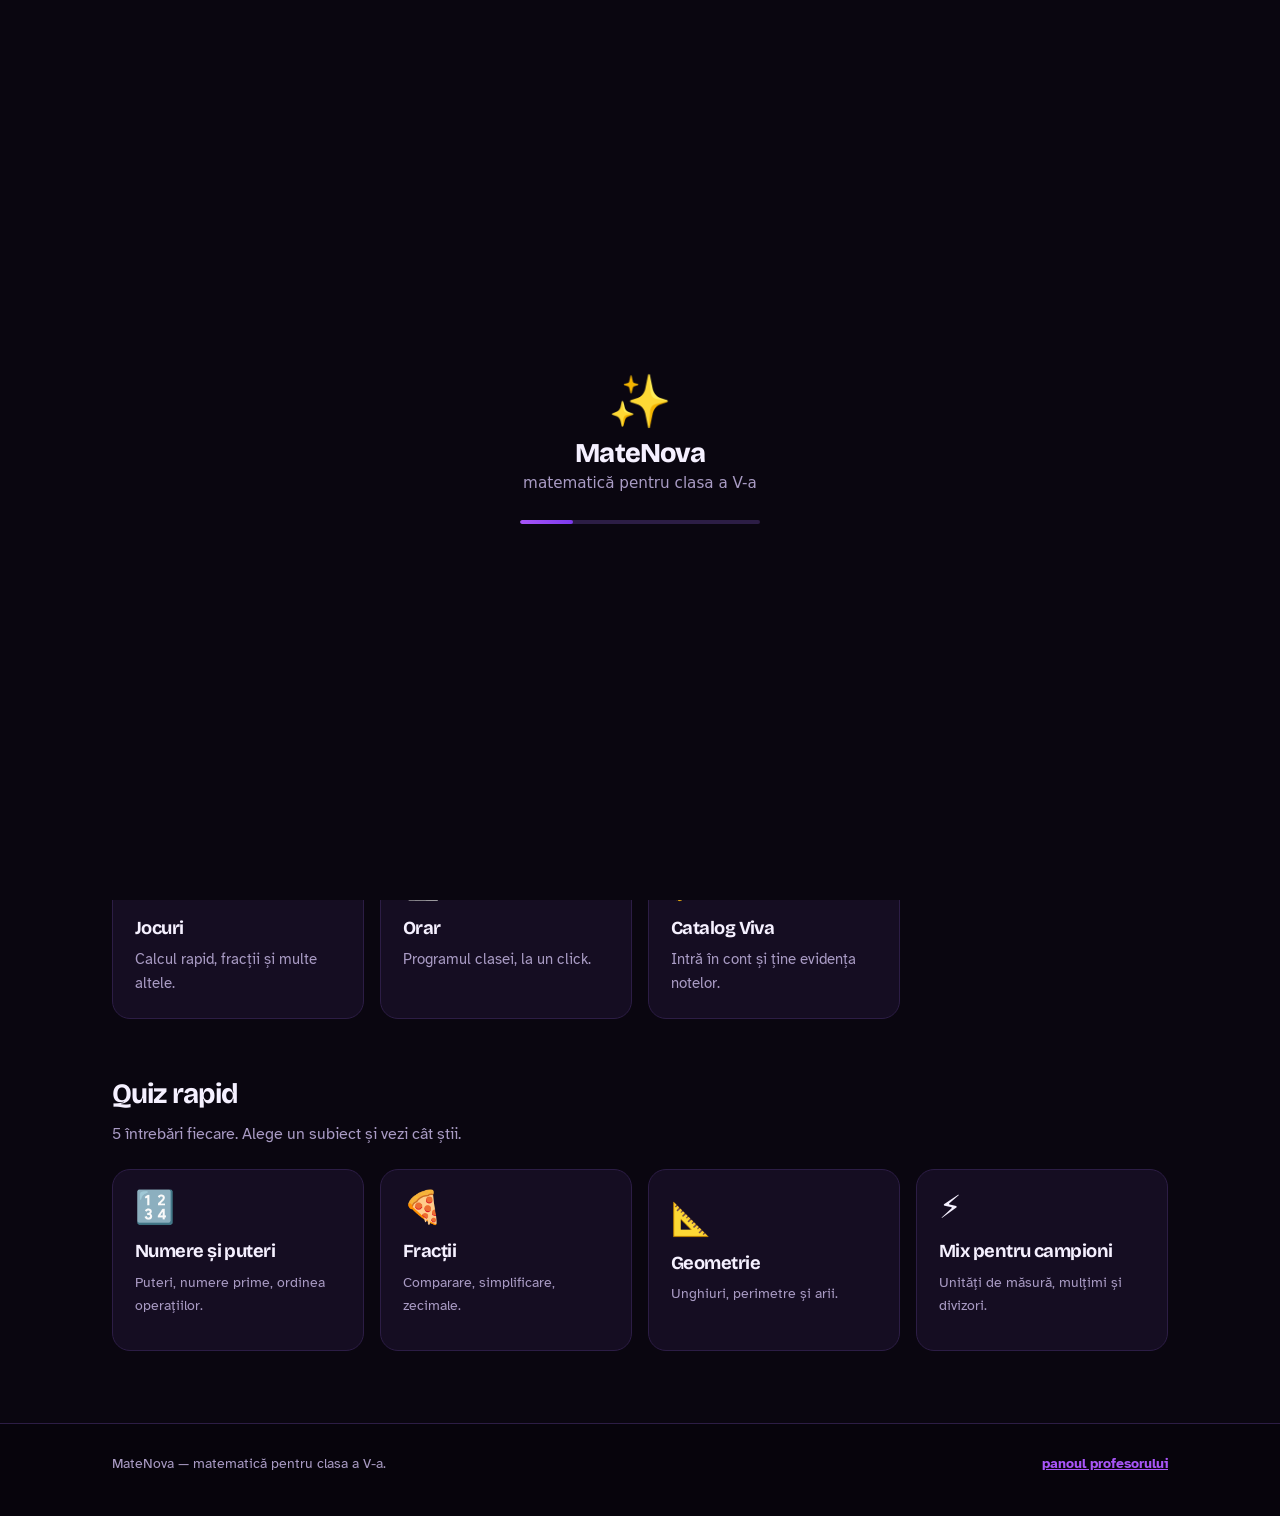
<file: MateNova-APK-Edition-v1.0/app/src/main/assets/www/index.html>
<!DOCTYPE html>
<html lang="ro">
<head>
<meta charset="utf-8">
<meta name="viewport" content="width=device-width, initial-scale=1">
<title>MateNova — matematică pentru clasa a V-a</title>
<meta name="description" content="Teme, fișe, proiecte, quizuri și jocuri de matematică pentru clasa a V-a.">
<link rel="manifest" href="manifest.json">
<meta name="theme-color" content="#0a0610">
<meta name="mobile-web-app-capable" content="yes">
<meta name="apple-mobile-web-app-capable" content="yes">
<meta name="apple-mobile-web-app-title" content="MateNova">
<link rel="apple-touch-icon" href="icon-192.png">
<link rel="icon" href="data:image/svg+xml,<svg xmlns='http://www.w3.org/2000/svg' viewBox='0 0 100 100'><text y='.9em' font-size='90'>✨</text></svg>">
<link rel="preconnect" href="https://fonts.googleapis.com">
<link rel="preconnect" href="https://fonts.gstatic.com" crossorigin>
<link href="https://fonts.googleapis.com/css2?family=Bricolage+Grotesque:opsz,wght@12..96,500;12..96,700;12..96,800&family=Atkinson+Hyperlegible:wght@400;700&display=swap" rel="stylesheet">
<link rel="stylesheet" href="style.css">
<script src="boot.js"></script>
<script src="tema.js"></script>
</head>
<body>

<header class="sus">
  <div class="wrap bara">
    <a class="logo" href="index.html"><i>✨</i>MateNova</a>
    <span class="clasa">clasa a V-a</span>
    <button class="chip" id="btnNume" type="button" title="Schimbă numele"></button>
    <nav>
      <a href="orar.html">Orar</a>
      <a href="teme.html">Teme</a>
      <a href="fise.html">Fișe</a>
      <a href="proiecte.html">Proiecte</a>
      <a href="quiz.html">Quiz</a>
      <a href="jocuri.html">Jocuri</a><a href="catalog.html">Catalog</a>
    </nav>
  </div>
</header>

<main class="wrap">
  <div class="hero">
    <div>
      <span class="eticheta">Matematică · clasa a V-a</span>
      <h1>Totul pentru mate, <em>într-un singur loc.</em></h1>
      <p class="intro">Poți merge în oricare dintre secțiunile <b>Teme</b>, <b>Fișe</b>, <b>Proiecte</b>, <b>Quiz</b>, <b>Jocuri</b> sau <b>Orar</b>. Fiecare are pagina ei, așa că alege de mai jos ce ai nevoie.</p>
      <div style="display:flex;gap:12px;flex-wrap:wrap">
        <a class="btn" href="teme.html">Vezi temele</a>
        <a class="btn gol" href="#quiz">Încearcă un quiz</a>
      </div>
    </div>
    <div class="zi">
      <div class="et">Exercițiul zilei</div>
      <div class="exp" id="expZi">…</div>
      <button class="btn gol" id="btnZi" type="button">Arată rezultatul</button>
      <div class="rasp" id="raspZi"></div>
    </div>
  </div>

  <section id="sectiuni">
    <div class="cap"><h2>Alege o secțiune</h2><p>Fiecare te duce pe o pagină separată.</p></div>
    <div class="hub">
      <a class="card" href="teme.html"><span class="sag">→</span><div class="ic">📝</div><h3>Teme</h3><p>Ce ai de făcut pentru ora următoare.</p></a>
      <a class="card" href="fise.html"><span class="sag">→</span><div class="ic">📄</div><h3>Fișe</h3><p>Fișe de lucru ca să exersezi.</p></a>
      <a class="card" href="proiecte.html"><span class="sag">→</span><div class="ic">🚀</div><h3>Proiecte</h3><p>Ce construim împreună la clasă.</p></a>
      <a class="card" href="quiz.html"><span class="sag">→</span><div class="ic">🧠</div><h3>Quiz</h3><p>Testele pregătite de profesor.</p></a>
      <a class="card" href="jocuri.html"><span class="sag">→</span><div class="ic">🎮</div><h3>Jocuri</h3><p>Calcul rapid, fracții și multe altele.</p></a>
      <a class="card" href="orar.html"><span class="sag">→</span><div class="ic">🗓️</div><h3>Orar</h3><p>Programul clasei, la un click.</p></a>
      <a class="card" href="catalog.html"><span class="sag">→</span><div class="ic">🎓</div><h3>Catalog Viva</h3><p>Intră în cont și ține evidența notelor.</p></a>
    </div>
  </section>

  <section id="quiz">
    <div class="cap"><h2>Quiz rapid</h2><p>5 întrebări fiecare. Alege un subiect și vezi cât știi.</p></div>
    <div class="quizuri" id="listaQuiz"></div>
  </section>
</main>

<footer>
  <div class="wrap">
    <span>MateNova — matematică pentru clasa a V-a.</span>
    <a href="admin.html">panoul profesorului</a>
  </div>
</footer>

<div class="modal" id="modal" role="dialog" aria-modal="true" aria-labelledby="titlu">
  <div class="panou">
    <div class="top"><h3 id="titlu"></h3><button class="inchide" id="inchide" aria-label="Închide">✕</button></div>
    <div id="corp"></div>
  </div>
</div>

<script>
/* ====== NUME ELEV (aceeași cheie ca pe celelalte pagini) ====== */
function ls(k,v){ try{ if(v===undefined) return localStorage.getItem(k); localStorage.setItem(k,v); }catch(_){ return null; } }
const btnNume = document.getElementById("btnNume");
const arataNume = ()=>{ btnNume.textContent = "👤 " + ((ls("elev_nume")||"").trim() || "Scrie-ți numele"); };
btnNume.addEventListener("click", ()=>{
  const n = prompt("Nume și prenume:", ls("elev_nume")||"");
  if(n && n.trim().length>1){ ls("elev_nume", n.trim().replace(/\s+/g," ")); arataNume(); }
});
arataNume();

/* ====== UTILE ====== */
const ri=(a,b)=>Math.floor(Math.random()*(b-a+1))+a;
const alege=a=>a[ri(0,a.length-1)];
function amesteca(a){ a=a.slice(); for(let i=a.length-1;i>0;i--){const j=ri(0,i);[a[i],a[j]]=[a[j],a[i]];} return a; }

/* ====== EXERCIȚIUL ZILEI ====== */
(function(){
  const a=ri(12,40), b=ri(2,9), c=ri(2,5);
  document.getElementById("expZi").textContent = `${a} + ${b} · ${c}² − ${b*c} : ${c} =`;
  document.getElementById("btnZi").addEventListener("click", e=>{
    document.getElementById("raspZi").textContent = "Rezultatul este " + (a + b*c*c - (b*c)/c) + ".";
    e.target.disabled = true;
  });
})();

/* ====== QUIZURI ====== */
/* fiecare întrebare: [enunț, răspuns corect, greșit, greșit, greșit] */
const QUIZURI = {
  numere:{ ic:"🔢", nume:"Numere și puteri", desc:"Puteri, numere prime, ordinea operațiilor.", q:[
    ["2<sup>5</sup> =","32","25","10","16"],
    ["Care este cel mai mic număr prim?","2","1","3","0"],
    ["5 + 3 · 4 =","17","32","20","12"],
    ["Care număr se împarte exact la 9?","504","512","623","710"],
    ["10<sup>3</sup> =","1000","30","100","10000"]]},
  fractii:{ ic:"🍕", nume:"Fracții", desc:"Comparare, simplificare, zecimale.", q:[
    ["Care fracție este cea mai mare?","3/4","2/3","1/2","3/5"],
    ["Simplifică fracția 12/18","2/3","3/4","1/2","6/8"],
    ["1/4 scris ca zecimal este","0,25","0,4","0,14","0,5"],
    ["1/2 + 1/4 =","3/4","2/6","1/8","2/4"],
    ["3/5 din 20 este","12","15","8","10"]]},
  geometrie:{ ic:"📐", nume:"Geometrie", desc:"Unghiuri, perimetre și arii.", q:[
    ["Cât măsoară un unghi drept?","90°","180°","45°","360°"],
    ["Suma unghiurilor unui triunghi este","180°","90°","360°","270°"],
    ["Perimetrul unui pătrat cu latura de 6 cm","24 cm","36 cm","12 cm","18 cm"],
    ["Aria unui dreptunghi cu laturile 5 cm și 3 cm","15 cm²","16 cm²","8 cm²","30 cm²"],
    ["Câte laturi are un hexagon?","6","5","7","8"]]},
  mix:{ ic:"⚡", nume:"Mix pentru campioni", desc:"Unități de măsură, mulțimi și divizori.", q:[
    ["1 km = … m","1000","100","10","10000"],
    ["2,5 kg = … g","2500","250","25","25000"],
    ["Câte elemente are mulțimea A = {1, 2, 3, 4, 5}?","5","4","6","15"],
    ["Care dintre numere este par?","148","147","255","93"],
    ["cmmdc(12, 18) =","6","3","36","2"]]}
};

const modal=document.getElementById("modal"), corp=document.getElementById("corp");
let st=null;
const record = k => Number(ls("quiz_"+k)||0);

document.getElementById("listaQuiz").innerHTML = Object.entries(QUIZURI).map(([k,z])=>`
  <button class="quiz" data-k="${k}">
    <div class="ic">${z.ic}</div><h3>${z.nume}</h3><p>${z.desc}</p>
    <div class="rec" data-rec="${k}">${record(k)?`record: ${record(k)}/${z.q.length}`:""}</div>
  </button>`).join("");
document.getElementById("listaQuiz").addEventListener("click", e=>{
  const b=e.target.closest("[data-k]"); if(b) porneste(b.dataset.k);
});

function porneste(k){
  const z=QUIZURI[k];
  st={k, nume:z.nume, nr:0, scor:0, intrebari:amesteca(z.q)};
  document.getElementById("titlu").textContent=z.nume;
  modal.classList.add("activ");
  urmatoarea();
}
function urmatoarea(){
  const t=st.intrebari.length;
  if(st.nr>=t) return final();
  const [q,corect,...gresite]=st.intrebari[st.nr++];
  st.corect=corect;
  corp.innerHTML=`
    <div class="scor"><span>Întrebarea ${st.nr}/${t}</span><span>Puncte: ${st.scor}</span></div>
    <div class="intrebare">${q}</div>
    <div class="variante">${amesteca([corect,...gresite]).map(o=>`<button class="var" data-v="${o}">${o}</button>`).join("")}</div>
    <div class="feedback" id="fb"></div>`;
  corp.querySelectorAll(".var").forEach(b=>b.addEventListener("click",()=>raspunde(b)));
}
function raspunde(btn){
  const bun=btn.dataset.v===st.corect;
  corp.querySelectorAll(".var").forEach(b=>{ b.disabled=true; if(b.dataset.v===st.corect) b.classList.add("bun"); });
  if(bun) st.scor++; else btn.classList.add("rau");
  const fb=document.getElementById("fb");
  fb.textContent = bun ? alege(["Corect!","Exact așa.","Bravo!","Perfect."]) : "Răspunsul corect era: " + st.corect;
  fb.style.color = bun ? "var(--ok)" : "var(--bad)";
  setTimeout(urmatoarea, bun?700:1800);
}
function final(){
  const t=st.intrebari.length;
  if(st.scor>record(st.k)){
    ls("quiz_"+st.k, st.scor);
    const r=document.querySelector(`[data-rec="${st.k}"]`); if(r) r.textContent=`record: ${st.scor}/${t}`;
  }
  const m = st.scor===t ? "Punctaj maxim. Impecabil!" : st.scor>=t*0.7 ? "Foarte bine!" : st.scor>=t*0.4 ? "Bun început. Mai încearcă o rundă." : "Mai exersează pe fișe și revino.";
  corp.innerHTML=`<div class="final"><div class="puncte">${st.scor}/${t}</div><p>${m}</p>
    <div class="btns"><button class="btn" id="dinNou">Mai joacă o dată</button><button class="btn gol" id="gata">Închide</button></div></div>`;
  document.getElementById("dinNou").addEventListener("click",()=>porneste(st.k));
  document.getElementById("gata").addEventListener("click",inchide);
}
function inchide(){ modal.classList.remove("activ"); corp.innerHTML=""; st=null; }
document.getElementById("inchide").addEventListener("click",inchide);
modal.addEventListener("click",e=>{ if(e.target===modal) inchide(); });
document.addEventListener("keydown",e=>{ if(e.key==="Escape") inchide(); });

/* ====== APLICAȚIE (PWA) ====== */
if("serviceWorker" in navigator) window.addEventListener("load",()=>navigator.serviceWorker.register("sw.js").catch(()=>{}));
</script>
</body>
</html>
</file>
<file: MateNova-APK-Edition-v1.0/app/src/main/assets/www/style.css>
:root{
  --bg:#0a0610; --surface:#150d22; --surface2:#1d1230; --ink:#f5f0ff; --muted:#a99bc4;
  --p:#a855f7; --p-dark:#7c3aed; --p-soft:rgba(var(--pr),.14); --line:#2c1d45;
  --ok:#34d399; --bad:#fb7185; --r:18px;
  --pr:168,85,247; --pr2:124,58,237; --bgr:10,6,16; --p-light:#c084fc; --foot:#07040c; color-scheme:dark;
}
*{box-sizing:border-box}
html{scroll-behavior:smooth}
body{
  margin:0;font-family:"Atkinson Hyperlegible",system-ui,sans-serif;color:var(--ink);background:var(--bg);line-height:1.65;
  background-image:radial-gradient(ellipse 70% 45% at 85% -5%,rgba(var(--pr2),.35),transparent 60%),radial-gradient(ellipse 50% 35% at 0% 20%,rgba(var(--pr),.14),transparent 60%);
  background-repeat:no-repeat;
}
a{color:inherit}
.wrap{max-width:1100px;margin:0 auto;padding:0 22px}
h1,h2,h3,.logo{font-family:"Bricolage Grotesque",sans-serif;letter-spacing:-.03em}

/* header */
header.sus{position:sticky;top:0;z-index:40;background:rgba(var(--bgr),.8);backdrop-filter:blur(14px);border-bottom:1px solid var(--line)}
.bara{display:flex;align-items:center;gap:14px;flex-wrap:wrap;padding:14px 0}
.logo{font-weight:800;font-size:1.3rem;text-decoration:none;display:flex;align-items:center;gap:10px}
.logo i{width:36px;height:36px;display:grid;place-items:center;border-radius:12px;font-style:normal;background:linear-gradient(135deg,var(--p),var(--p-dark));box-shadow:0 0 22px rgba(var(--pr),.55)}
.clasa{font-weight:700;font-size:.8rem;color:var(--p);background:var(--p-soft);padding:4px 12px;border-radius:999px;border:1px solid rgba(var(--pr),.35)}
.chip{font:inherit;font-weight:700;font-size:.85rem;cursor:pointer;color:var(--ink);background:var(--surface2);border:1px solid var(--line);border-radius:999px;padding:6px 14px;max-width:190px;overflow:hidden;text-overflow:ellipsis;white-space:nowrap}
.chip:hover{border-color:var(--p)}
nav{margin-left:auto;display:flex;gap:2px;flex-wrap:wrap}
nav a{text-decoration:none;font-weight:700;font-size:.88rem;padding:8px 13px;border-radius:10px;color:var(--muted);transition:.15s}
nav a:hover,nav a:focus-visible{background:var(--p-soft);color:var(--ink)}

/* hero */
.hero{display:grid;grid-template-columns:1.25fr .75fr;gap:44px;align-items:center;padding:64px 0 40px}
@media(max-width:820px){.hero{grid-template-columns:1fr;gap:28px;padding:36px 0 24px}}
.eticheta{display:inline-block;font-weight:700;font-size:.82rem;color:var(--p);margin-bottom:14px;letter-spacing:.08em;text-transform:uppercase}
h1{font-weight:800;font-size:clamp(2.2rem,5.4vw,3.6rem);line-height:1.06;margin:0 0 16px}
h1 em{font-style:normal;background:linear-gradient(90deg,var(--p-light),var(--p-dark));-webkit-background-clip:text;background-clip:text;color:transparent}
.intro{font-size:1.1rem;max-width:46ch;margin:0 0 24px;color:var(--muted)}
.btn{font:inherit;font-weight:700;cursor:pointer;padding:13px 24px;border-radius:12px;border:none;background:linear-gradient(135deg,var(--p),var(--p-dark));color:#fff;text-decoration:none;display:inline-block;box-shadow:0 6px 24px -6px rgba(var(--pr),.7);transition:transform .15s}
.btn:hover{transform:translateY(-2px)}
.btn.gol{background:transparent;color:var(--ink);border:2px solid var(--line);box-shadow:none}
.btn.gol:hover{border-color:var(--p)}
.btn:disabled{opacity:.5;cursor:default;transform:none}
.zi{background:var(--surface);border:1px solid var(--line);border-top:3px solid var(--p);border-radius:20px;padding:26px 24px;box-shadow:0 0 50px -15px rgba(var(--pr),.5)}
.zi .et{font-weight:700;font-size:.8rem;letter-spacing:.08em;text-transform:uppercase;color:var(--p)}
.zi .exp{font-family:"Bricolage Grotesque",sans-serif;font-size:1.7rem;font-weight:700;margin:10px 0 16px}
.zi .rasp{margin-top:12px;font-weight:700;min-height:1.6em;color:var(--ok)}

/* sections */
section{padding:44px 0 8px;scroll-margin-top:76px}
.cap{margin-bottom:22px}
.cap h2{font-size:1.75rem;margin:0 0 4px}
.cap p{margin:0;color:var(--muted)}
.hub{display:grid;grid-template-columns:repeat(auto-fill,minmax(210px,1fr));gap:16px}
.card{display:block;text-decoration:none;background:var(--surface);border:1px solid var(--line);border-radius:var(--r);padding:22px;transition:.18s;position:relative;overflow:hidden}
.card:hover{transform:translateY(-4px);border-color:var(--p);box-shadow:0 0 36px -10px rgba(var(--pr),.65)}
.card .ic{font-size:1.9rem;line-height:1}
.card h3{margin:12px 0 4px;font-size:1.15rem}
.card p{margin:0;font-size:.92rem;color:var(--muted)}
.card .sag{position:absolute;right:18px;top:18px;color:var(--p);font-weight:800}
.quizuri{display:grid;grid-template-columns:repeat(auto-fill,minmax(240px,1fr));gap:16px}
.quiz{text-align:left;font:inherit;color:inherit;cursor:pointer;background:var(--surface);border:1px solid var(--line);border-radius:var(--r);padding:22px;transition:.18s}
.quiz:hover{transform:translateY(-3px);border-color:var(--p);box-shadow:0 0 36px -10px rgba(var(--pr),.65)}
.quiz .ic{font-size:2rem;line-height:1}
.quiz h3{margin:12px 0 4px;font-size:1.15rem}
.quiz p{margin:0;font-size:.9rem;color:var(--muted)}
.quiz .rec{margin-top:10px;font-size:.82rem;font-weight:700;color:var(--ok)}

/* modal */
.modal{position:fixed;inset:0;z-index:60;display:none;place-items:center;padding:16px;background:rgba(5,2,10,.8);backdrop-filter:blur(6px)}
.modal.activ{display:grid}
.panou{width:min(560px,100%);max-height:92vh;overflow:auto;background:var(--surface);border:1px solid var(--line);border-radius:22px;padding:26px;box-shadow:0 0 70px -10px rgba(var(--pr),.5)}
.top{display:flex;align-items:center;gap:12px;margin-bottom:16px}
.top h3{margin:0;font-size:1.3rem}
.inchide{margin-left:auto;background:var(--surface2);border:none;border-radius:999px;width:36px;height:36px;cursor:pointer;color:var(--muted)}
.inchide:hover{background:var(--p-dark);color:#fff}
.scor{display:flex;gap:16px;font-weight:700;font-size:.9rem;margin-bottom:14px;color:var(--muted)}
.intrebare{background:var(--surface2);border-radius:14px;padding:22px;text-align:center;font-family:"Bricolage Grotesque",sans-serif;font-size:1.4rem;font-weight:700;margin-bottom:16px}
.variante{display:grid;grid-template-columns:1fr 1fr;gap:10px}
@media(max-width:440px){.variante{grid-template-columns:1fr}}
.var{font:inherit;font-weight:700;font-size:1.02rem;cursor:pointer;padding:14px;border-radius:12px;border:2px solid var(--line);background:var(--surface);color:var(--ink);transition:.12s}
.var:hover:not(:disabled){border-color:var(--p);background:var(--p-soft)}
.var.bun{background:var(--ok);border-color:var(--ok);color:#052e1c}
.var.rau{background:var(--bad);border-color:var(--bad);color:#3b0a14}
.var:disabled{cursor:default}
.feedback{margin-top:14px;font-weight:700;min-height:1.5em;text-align:center}
.final{text-align:center}
.final .puncte{font-family:"Bricolage Grotesque",sans-serif;font-size:3.4rem;font-weight:800;margin:8px 0;color:var(--p)}
.final .btns{display:flex;gap:12px;justify-content:center;flex-wrap:wrap}

footer{margin-top:64px;border-top:1px solid var(--line);padding:28px 0 40px;font-size:.9rem;color:var(--muted);background:var(--foot)}
footer .wrap{display:flex;gap:14px;flex-wrap:wrap;align-items:center}
footer a{margin-left:auto;color:var(--p);font-weight:700}
:focus-visible{outline:3px solid var(--p);outline-offset:2px}
@media (prefers-reduced-motion:reduce){*{transition:none!important}}
.jocuri{display:grid;grid-template-columns:repeat(auto-fill,minmax(240px,1fr));gap:16px}
.joc{text-align:left;font:inherit;color:inherit;cursor:pointer;background:var(--surface);border:1px solid var(--line);border-radius:var(--r);padding:22px;transition:.18s}
.joc:hover{transform:translateY(-3px);border-color:var(--p);box-shadow:0 0 36px -10px rgba(var(--pr),.65)}
.joc .ic{font-size:2rem;line-height:1}
.joc h3{margin:12px 0 4px;font-size:1.15rem}
.joc p{margin:0;font-size:.9rem;color:var(--muted)}
.joc .rec{margin-top:10px;font-size:.82rem;font-weight:700;color:var(--ok)}
.capflex{display:flex;align-items:baseline;flex-wrap:wrap;gap:4px 12px}
.capflex h2{margin-right:auto}
.capflex p{flex-basis:100%}
.nr{font-weight:700;color:var(--p);font-size:.82rem;background:var(--p-soft);padding:5px 12px;border-radius:999px}
nav a[aria-current]{background:var(--p-soft);color:var(--ink)}
.butoane{display:flex;gap:12px;flex-wrap:wrap}
.cauta{width:100%;max-width:360px;font:inherit;padding:12px 18px;border-radius:12px;border:2px solid var(--line);background:var(--surface);color:var(--ink);margin-bottom:22px}
.cauta:focus{outline:none;border-color:var(--p);box-shadow:0 0 0 4px var(--p-soft)}
.grila{display:grid;grid-template-columns:repeat(auto-fill,minmax(260px,1fr));gap:20px}
.fisa{background:var(--surface);border:1px solid var(--line);border-radius:var(--r);overflow:hidden;display:flex;flex-direction:column;transition:.18s}
.fisa:hover{transform:translateY(-4px);border-color:var(--p);box-shadow:0 0 36px -10px rgba(var(--pr),.6)}
.fisa .poza{width:100%;aspect-ratio:4/3;object-fit:cover;background:var(--surface2);cursor:zoom-in;border-bottom:1px solid var(--line)}
.fisa .pdf{aspect-ratio:4/3;display:grid;place-content:center;gap:8px;text-align:center;background:linear-gradient(145deg,var(--surface2),var(--bg));border-bottom:1px solid var(--line);text-decoration:none;font-weight:700}
.fisa .pdf span{font-size:2.2rem}
.fisa .txt{padding:16px 18px 12px;display:flex;flex-direction:column;gap:6px;flex:1}
.fisa h3{font-size:1.12rem;margin:0}
.fisa p{margin:0;font-size:.93rem;color:var(--muted);white-space:pre-wrap}
.fisa .data{margin-top:auto;padding-top:10px;font-size:.78rem;color:var(--muted)}
.fisa .desc{background:linear-gradient(135deg,var(--p),var(--p-dark));color:#fff;text-align:center;font-weight:700;padding:11px;text-decoration:none;font-size:.9rem}
.facut{font:inherit;font-weight:700;font-size:.9rem;cursor:pointer;width:100%;padding:11px;border:none;border-top:1px solid var(--line);background:var(--surface);color:var(--ink)}
.facut:hover{background:var(--p-soft)}
.facut.gata{background:var(--ok);color:#052e1c}
.facut:disabled{opacity:.6;cursor:wait}
.proiect{background:var(--surface);border:1px solid var(--line);border-left:4px solid var(--p);border-radius:var(--r);padding:22px 24px}
.proiect h3{margin:0 0 10px;font-size:1.18rem}
.proiect p{margin:0;color:var(--muted);white-space:pre-wrap}
.proiect .data{margin-top:14px;display:inline-block;font-size:.78rem;font-weight:700;color:var(--p);background:var(--p-soft);padding:4px 12px;border-radius:999px}
.gol-msg{border:2px dashed var(--line);border-radius:var(--r);padding:40px 24px;text-align:center;color:var(--muted)}
.gol-msg b{display:block;color:var(--ink);font-size:1.05rem;margin-bottom:6px}
.banner-eroare{background:var(--surface);border:1px solid var(--bad);border-radius:14px;padding:18px 20px;display:flex;gap:14px}
.banner-eroare .cod{font-family:"Bricolage Grotesque",sans-serif;font-weight:800;color:var(--bad);flex:none}
.banner-eroare p{margin:4px 0 0;color:var(--muted)}
.overlay-site{position:fixed;inset:0;z-index:100;display:none;place-items:center;padding:24px;background:rgba(5,2,10,.94)}
.overlay-site.activ{display:grid}
.cutie{width:min(440px,100%);background:var(--surface);border:1px solid var(--line);border-radius:20px;padding:36px 28px;text-align:center}
.cod-mare{font-family:"Bricolage Grotesque",sans-serif;font-size:3rem;font-weight:800;color:var(--p)}
.cutie p{color:var(--muted);margin:0}
.lightbox{position:fixed;inset:0;z-index:70;display:none;place-items:center;background:rgba(5,2,10,.94);padding:20px}
.lightbox.activ{display:grid}
.lightbox img{max-width:100%;max-height:88vh;border-radius:12px;object-fit:contain}
.lightbox .inchide{position:absolute;top:18px;right:18px}
.btn-raport{position:fixed;left:18px;bottom:18px;z-index:45;font:inherit;font-weight:700;font-size:.9rem;cursor:pointer;padding:12px 18px;border-radius:999px;background:var(--surface2);color:var(--ink);border:1px solid var(--p);box-shadow:0 0 24px -6px rgba(var(--pr),.6)}
.btn-raport:hover{background:var(--p-dark)}
.camp{display:block;margin-bottom:14px}
.camp>span{display:block;font-weight:700;font-size:.9rem;margin-bottom:6px}
.camp small{font-weight:400;color:var(--muted)}
.camp textarea,.camp input{width:100%;font:inherit;color:inherit;padding:12px 14px;border-radius:12px;border:2px solid var(--line);background:var(--bg)}
.camp textarea{min-height:130px;resize:vertical}
.camp .contor{text-align:right;font-size:.78rem;color:var(--muted)}
.raport-mesaj{min-height:1.4em;margin:0 0 12px;font-weight:700;font-size:.93rem}
.raport-mesaj.ok{color:var(--ok)}.raport-mesaj.er{color:var(--bad)}
.hp{position:absolute;left:-9999px;width:1px;height:1px;overflow:hidden}
[hidden]{display:none!important}


/* ===== TEME ===== */
html[data-tema="ocean"]{
  --bg:#05101a; --surface:#0b1c2c; --surface2:#102a40; --ink:#eaf6ff; --muted:#8fb0c9;
  --p:#38bdf8; --p-dark:#0284c7; --p-soft:rgba(56,189,248,.14); --line:#17344d;
  --pr:56,189,248; --pr2:2,132,199; --bgr:5,16,26; --p-light:#7dd3fc; --foot:#030a11;
}
html[data-tema="padure"]{
  --bg:#06120c; --surface:#0c1f15; --surface2:#11291c; --ink:#effff5; --muted:#94b8a2;
  --p:#34d399; --p-dark:#059669; --p-soft:rgba(52,211,153,.14); --line:#1a3a28;
  --pr:52,211,153; --pr2:5,150,105; --bgr:6,18,12; --p-light:#6ee7b7; --foot:#030a06;
}
html[data-tema="zi"]{
  --bg:#faf7ff; --surface:#ffffff; --surface2:#f1ebfd; --ink:#1e1433; --muted:#665a80;
  --p:#7c3aed; --p-dark:#6d28d9; --p-soft:rgba(124,58,237,.1); --line:#e2d8f5;
  --ok:#059669; --bad:#e11d48;
  --pr:124,58,237; --pr2:167,139,250; --bgr:250,247,255; --p-light:#a78bfa; --foot:#efe8fb; color-scheme:light;
}
html[data-tema="zi"] body{background-image:radial-gradient(ellipse 70% 45% at 85% -5%,rgba(var(--pr2),.28),transparent 60%),radial-gradient(ellipse 50% 35% at 0% 20%,rgba(var(--pr),.08),transparent 60%)}
html[data-tema="zi"] .logo i,html[data-tema="zi"] .btn{box-shadow:0 8px 20px -8px rgba(var(--pr),.5)}
</file>
